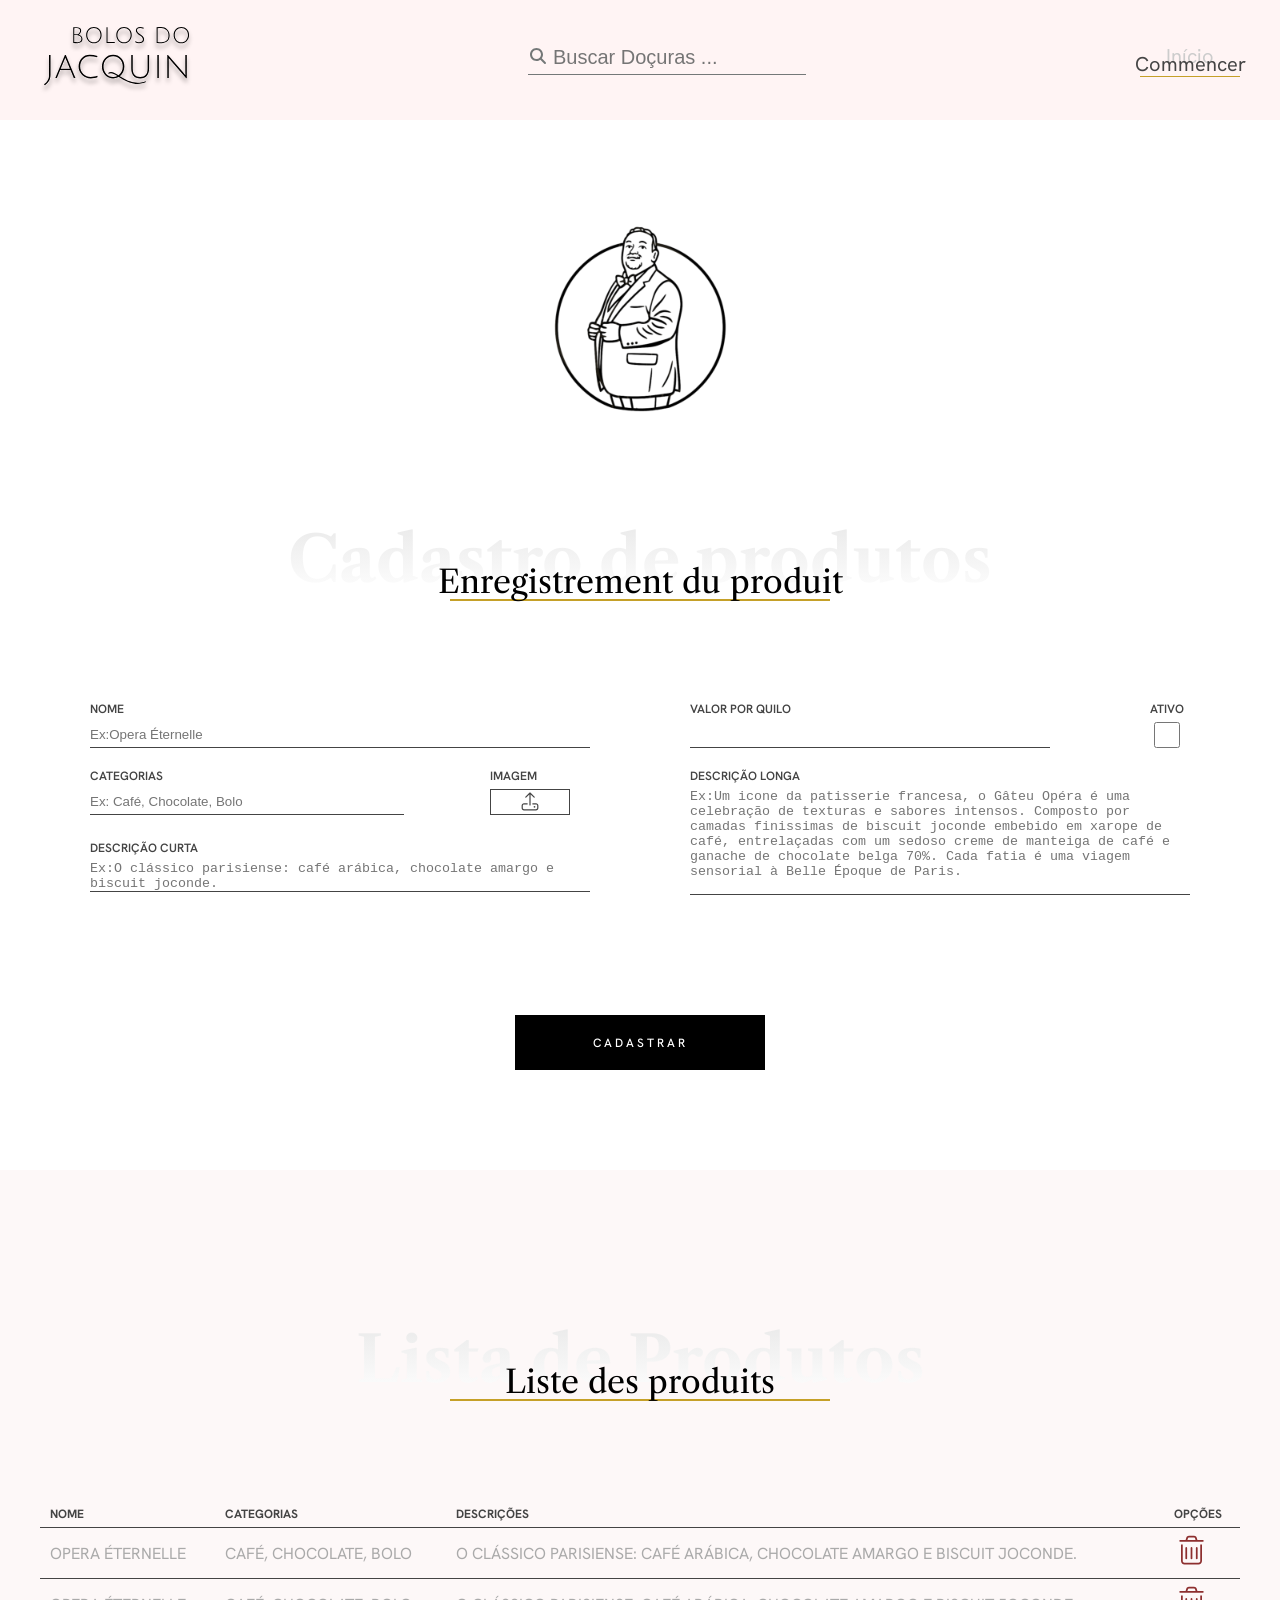
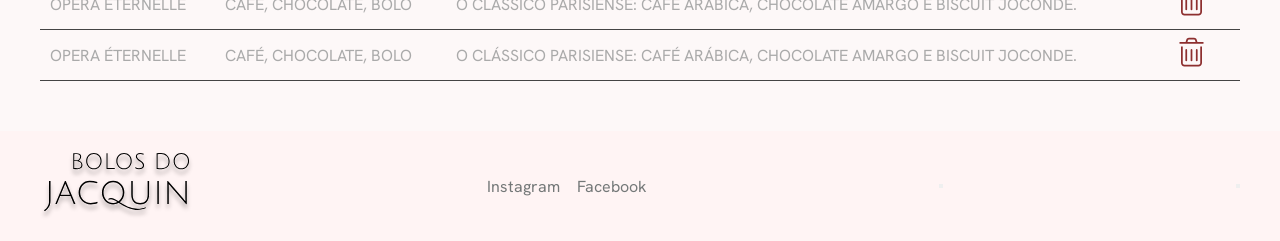
<file: admPRODUTOS/index.html>
<!DOCTYPE html>
<html lang="pt-br">

<head>
    <meta charset="UTF-8">
    <meta name="viewport" content="width=device-width, initial-scale=1.0">
    <title>Bolos do Jacquin - Adm</title>
    <link rel="stylesheet" href="style.css">
    <link rel="stylesheet" href="style.css">
    <link rel="preconnect" href="https://fonts.googleapis.com">
    <link rel="preconnect" href="https://fonts.gstatic.com" crossorigin>
    <link
        href="https://fonts.googleapis.com/css2?family=Hanken+Grotesk:ital,wght@0,100..900;1,100..900&family=Libre+Caslon+Text:ital,wght@0,400;0,700;1,400&display=swap"
        rel="stylesheet">
</head>

<body>
    <header>
        <div class="container header_container">
            <img src="../IMG/LOGO.svg" alt="Logo Bolos do Jacquin">
            <div class="box_busca">
                <svg xmlns="http://www.w3.org/2000/svg"
                    viewBox="0 0 640 640"><!--!Font Awesome Free 7.3.1 by @fontawesome - https://fontawesome.com License - https://fontawesome.com/license/free Copyright 2026 Fonticons, Inc.-->
                    <path
                        d="M480 272C480 317.9 465.1 360.3 440 394.7L566.6 521.4C579.1 533.9 579.1 554.2 566.6 566.7C554.1 579.2 533.8 579.2 521.3 566.7L394.7 440C360.3 465.1 317.9 480 272 480C157.1 480 64 386.9 64 272C64 157.1 157.1 64 272 64C386.9 64 480 157.1 480 272zM272 416C351.5 416 416 351.5 416 272C416 192.5 351.5 128 272 128C192.5 128 128 192.5 128 272C128 351.5 192.5 416 272 416z" />
                </svg>
                <input type="text" placeholder="Buscar Doçuras ...">
            </div>
            <a class="link_produtos" href="">
                Início
                <span>Commencer</span>
                <hr>
            </a>
            <button>
                <svg xmlns="http://www.w3.org/2000/svg"
                    viewBox="0 0 640 640"><!--! Font Awesome Pro 7.3.1 by @fontawesome - https://fontawesome.com License - https://fontawesome.com/license (Commercial License) Copyright 2026 Fonticons, Inc. -->
                    <path fill="currentColor"
                        d="M360 128L116.3 320L544 320C544 192 432 128 360 128zM64 336C64 326.2 68.5 316.9 76.2 310.9L340.2 102.9C345.8 98.5 352.8 96 360 96C404.3 96 457.6 115.2 499.9 151.8C543.1 189.2 576 245.7 576 320L576 480C576 515.3 547.3 544 512 544L128 544C92.7 544 64 515.3 64 480L64 336zM96 416L544 416L544 352L96 352L96 416zM96 448L96 480C96 497.7 110.3 512 128 512L512 512C529.7 512 544 497.7 544 480L544 448L96 448z" />
                </svg>
            </button>
        </div>

    </header>

    <main>
        <h1>Página administrativa - Bolos do Jacquin</h1>
        <section class="cad_produtos">
            <div class="container cad_container">
                <img class="icon_jacquin" src="../IMG/LOGO CADASTRO.png" alt="">
                <div class="box_h2">
                    <h2>Cadastro de produtos</h2>
                    <span>Enregistrement du produit</span>
                    <hr>
                </div>
                <form action="">
                    <div class="inputs_form">

                        <div class="form_coluna1">
                            <div class="linha_form lf_coluna">
                                <label for="">nome</label>
                                <input placeholder="Ex:Opera Éternelle" type="text" name="" id="">
                            </div>

                            <div class="linha_form lf_linha">
                                <div class="input_cat lf_coluna">
                                    <label for="">categorias</label>
                                    <input type="text" placeholder="Ex: Café, Chocolate, Bolo">
                                </div>

                                <div class="input_img lf_coluna">
                                    <span>imagem</span>
                                    <label for="img">
                                        <svg xmlns="http://www.w3.org/2000/svg"
                                            viewBox="0 0 640 640"><!--! Font Awesome Pro 7.3.1 by @fontawesome - https://fontawesome.com License - https://fontawesome.com/license (Commercial License) Copyright 2026 Fonticons, Inc. -->
                                            <path fill="currentColor"
                                                d="M336 118.6L336 400C336 408.8 328.8 416 320 416C311.2 416 304 408.8 304 400L304 118.6L219.3 203.3C213.1 209.5 202.9 209.5 196.7 203.3C190.5 197.1 190.5 186.9 196.7 180.7L308.7 68.7C314.9 62.5 325.1 62.5 331.3 68.7L443.3 180.7C449.5 186.9 449.5 197.1 443.3 203.3C437.1 209.5 426.9 209.5 420.7 203.3L336 118.6zM256 384L160 384C142.3 384 128 398.3 128 416L128 480C128 497.7 142.3 512 160 512L480 512C497.7 512 512 497.7 512 480L512 416C512 398.3 497.7 384 480 384L384 384L384 352L480 352C515.3 352 544 380.7 544 416L544 480C544 515.3 515.3 544 480 544L160 544C124.7 544 96 515.3 96 480L96 416C96 380.7 124.7 352 160 352L256 352L256 384zM416 448C416 434.7 426.7 424 440 424C453.3 424 464 434.7 464 448C464 461.3 453.3 472 440 472C426.7 472 416 461.3 416 448z" />
                                        </svg>
                                    </label>
                                    <input type="file" name="img" id="img">

                                </div>
                            </div>
                            <div class="linha_form lf_coluna">
                                <label for="">descrição curta</label>
                                <textarea
                                    placeholder="Ex:O clássico parisiense: café arábica, chocolate amargo e biscuit joconde."
                                    name="" id="" rows="2"></textarea>
                            </div>
                        </div>

                        <div class="form_coluna2">
                            <div class="linha_form lf_linha">
                                <div class="input_valor lf_coluna">
                                    <label for="">valor por quilo</label>
                                    <input type="text" name="" id="">
                                </div>

                                <div class="input_ativo lf_coluna">
                                    <label for="">ativo</label>
                                    <input type="checkbox" name="" id="">
                                </div>
                            </div>
                            <div class="linha_form lf_coluna">
                                <label for="">descrição longa</label>
                                <textarea name="" id="" rows="7"
                                    placeholder="Ex:Um icone da patisserie francesa, o Gâteu Opéra é uma celebração de texturas e sabores intensos. Composto por camadas finissimas de biscuit joconde embebido em xarope de café, entrelaçadas com um sedoso creme de manteiga de café e ganache de chocolate belga 70%. Cada fatia é uma viagem sensorial à Belle Époque de Paris. "></textarea>
                            </div>

                        </div>
                    </div class="botao">
                    <input type="button" value="cadastrar">
                </form>
            </div>
        </section>
        <section class="list_produto">
            <div class="container list_container">
                <div class="box_h2">
                    <h2>Lista de Produtos</h2>
                    <span>Liste des produits</span>
                    <hr>
                </div>
                <table>
                    <thead>
                        <tr>
                            <th>nome</th>
                            <th>categorias</th>
                            <th>descrições</th>
                            <th>opções</th>
                        </tr>
                    </thead>
                    <tbody>
                        <tr>
                            <td data-cell="nome">Opera Éternelle</td>
                            <td data-cell="categorias">Café, Chocolate, Bolo</td>
                            <td data-cell="descrição">O clássico parisiense: café arábica, chocolate amargo e biscuit joconde.</td>
                            <td data-cell="opções">
                                <svg xmlns="http://www.w3.org/2000/svg"
                                    viewBox="0 0 640 640"><!--! Font Awesome Pro 7.2.0 by @fontawesome - https://fontawesome.com License - https://fontawesome.com/license (Commercial License) Copyright 2026 Fonticons, Inc. -->
                                    <path fill="currentColor"
                                        d="M256.5 91.4C258.5 84.6 264.8 80 271.8 80L368.2 80C375.3 80 381.5 84.6 383.5 91.4L394.5 128L245.5 128L256.5 91.4zM212.1 128L112 128C103.2 128 96 135.2 96 144C96 152.8 103.2 160 112 160L528 160C536.8 160 544 152.8 544 144C544 135.2 536.8 128 528 128L427.9 128L414.2 82.2C408.1 61.9 389.4 48 368.2 48L271.8 48C250.6 48 231.9 61.9 225.8 82.2L212.1 128zM128 208L128 512C128 547.3 156.7 576 192 576L448 576C483.3 576 512 547.3 512 512L512 208L480 208L480 512C480 529.7 465.7 544 448 544L192 544C174.3 544 160 529.7 160 512L160 208L128 208zM240 272C240 263.2 232.8 256 224 256C215.2 256 208 263.2 208 272L208 464C208 472.8 215.2 480 224 480C232.8 480 240 472.8 240 464L240 272zM336 272C336 263.2 328.8 256 320 256C311.2 256 304 263.2 304 272L304 464C304 472.8 311.2 480 320 480C328.8 480 336 472.8 336 464L336 272zM432 272C432 263.2 424.8 256 416 256C407.2 256 400 263.2 400 272L400 464C400 472.8 407.2 480 416 480C424.8 480 432 472.8 432 464L432 272z" />
                                </svg>
                            </td>
                        </tr>
                        <tr>
                            <td data-cell="nome">Opera Éternelle</td>
                            <td data-cell="categorias">Café, Chocolate, Bolo</td>
                            <td data-cell="descrição">O clássico parisiense: café arábica, chocolate amargo e biscuit joconde.</td>
                            <td data-cell="opções">
                                <svg xmlns="http://www.w3.org/2000/svg"
                                    viewBox="0 0 640 640"><!--! Font Awesome Pro 7.2.0 by @fontawesome - https://fontawesome.com License - https://fontawesome.com/license (Commercial License) Copyright 2026 Fonticons, Inc. -->
                                    <path fill="currentColor"
                                        d="M256.5 91.4C258.5 84.6 264.8 80 271.8 80L368.2 80C375.3 80 381.5 84.6 383.5 91.4L394.5 128L245.5 128L256.5 91.4zM212.1 128L112 128C103.2 128 96 135.2 96 144C96 152.8 103.2 160 112 160L528 160C536.8 160 544 152.8 544 144C544 135.2 536.8 128 528 128L427.9 128L414.2 82.2C408.1 61.9 389.4 48 368.2 48L271.8 48C250.6 48 231.9 61.9 225.8 82.2L212.1 128zM128 208L128 512C128 547.3 156.7 576 192 576L448 576C483.3 576 512 547.3 512 512L512 208L480 208L480 512C480 529.7 465.7 544 448 544L192 544C174.3 544 160 529.7 160 512L160 208L128 208zM240 272C240 263.2 232.8 256 224 256C215.2 256 208 263.2 208 272L208 464C208 472.8 215.2 480 224 480C232.8 480 240 472.8 240 464L240 272zM336 272C336 263.2 328.8 256 320 256C311.2 256 304 263.2 304 272L304 464C304 472.8 311.2 480 320 480C328.8 480 336 472.8 336 464L336 272zM432 272C432 263.2 424.8 256 416 256C407.2 256 400 263.2 400 272L400 464C400 472.8 407.2 480 416 480C424.8 480 432 472.8 432 464L432 272z" />
                                </svg>
                            </td>
                        </tr>
                        <tr>
                            <td data-cell="nome">Opera Éternelle</td>
                            <td data-cell="categorias">Café, Chocolate, Bolo</td>
                            <td data-cell="descrição">O clássico parisiense: café arábica, chocolate amargo e biscuit joconde.</td>
                            <td data-cell="opções">
                                <svg xmlns="http://www.w3.org/2000/svg"
                                    viewBox="0 0 640 640"><!--! Font Awesome Pro 7.2.0 by @fontawesome - https://fontawesome.com License - https://fontawesome.com/license (Commercial License) Copyright 2026 Fonticons, Inc. -->
                                    <path fill="currentColor"
                                        d="M256.5 91.4C258.5 84.6 264.8 80 271.8 80L368.2 80C375.3 80 381.5 84.6 383.5 91.4L394.5 128L245.5 128L256.5 91.4zM212.1 128L112 128C103.2 128 96 135.2 96 144C96 152.8 103.2 160 112 160L528 160C536.8 160 544 152.8 544 144C544 135.2 536.8 128 528 128L427.9 128L414.2 82.2C408.1 61.9 389.4 48 368.2 48L271.8 48C250.6 48 231.9 61.9 225.8 82.2L212.1 128zM128 208L128 512C128 547.3 156.7 576 192 576L448 576C483.3 576 512 547.3 512 512L512 208L480 208L480 512C480 529.7 465.7 544 448 544L192 544C174.3 544 160 529.7 160 512L160 208L128 208zM240 272C240 263.2 232.8 256 224 256C215.2 256 208 263.2 208 272L208 464C208 472.8 215.2 480 224 480C232.8 480 240 472.8 240 464L240 272zM336 272C336 263.2 328.8 256 320 256C311.2 256 304 263.2 304 272L304 464C304 472.8 311.2 480 320 480C328.8 480 336 472.8 336 464L336 272zM432 272C432 263.2 424.8 256 416 256C407.2 256 400 263.2 400 272L400 464C400 472.8 407.2 480 416 480C424.8 480 432 472.8 432 464L432 272z" />
                                </svg>
                            </td>
                        </tr>
                        
                    </tbody>
                </table>
            </div>

        </section>
    </main>
    <footer>
        
        <div class="container footer_container">

            <img src="../IMG/LOGO.svg" alt="Logo bolos do jacquin">
            <span>©2026 Bolos do Jacquin. A Execelência do patisseri francesa.</span>
            <nav class="nav_footer">
                <a href="">Instagram</a>
                <a href="">Facebook</a>
            </nav>
                <button>

                   
                    <svg xmlns="http://www.w3.org/2000/svg" viewBox="0 0 640 640"><!--!Font Awesome Free 7.3.1 by @fontawesome - https://fontawesome.com License - https://fontawesome.com/license/free Copyright 2026 Fonticons, Inc.--><path d="M320.3 205C256.8 204.8 205.2 256.2 205 319.7C204.8 383.2 256.2 434.8 319.7 435C383.2 435.2 434.8 383.8 435 320.3C435.2 256.8 383.8 205.2 320.3 205zM319.7 245.4C360.9 245.2 394.4 278.5 394.6 319.7C394.8 360.9 361.5 394.4 320.3 394.6C279.1 394.8 245.6 361.5 245.4 320.3C245.2 279.1 278.5 245.6 319.7 245.4zM413.1 200.3C413.1 185.5 425.1 173.5 439.9 173.5C454.7 173.5 466.7 185.5 466.7 200.3C466.7 215.1 454.7 227.1 439.9 227.1C425.1 227.1 413.1 215.1 413.1 200.3zM542.8 227.5C541.1 191.6 532.9 159.8 506.6 133.6C480.4 107.4 448.6 99.2 412.7 97.4C375.7 95.3 264.8 95.3 227.8 97.4C192 99.1 160.2 107.3 133.9 133.5C107.6 159.7 99.5 191.5 97.7 227.4C95.6 264.4 95.6 375.3 97.7 412.3C99.4 448.2 107.6 480 133.9 506.2C160.2 532.4 191.9 540.6 227.8 542.4C264.8 544.5 375.7 544.5 412.7 542.4C448.6 540.7 480.4 532.5 506.6 506.2C532.8 480 541 448.2 542.8 412.3C544.9 375.3 544.9 264.5 542.8 227.5zM495 452C487.2 471.6 472.1 486.7 452.4 494.6C422.9 506.3 352.9 503.6 320.3 503.6C287.7 503.6 217.6 506.2 188.2 494.6C168.6 486.8 153.5 471.7 145.6 452C133.9 422.5 136.6 352.5 136.6 319.9C136.6 287.3 134 217.2 145.6 187.8C153.4 168.2 168.5 153.1 188.2 145.2C217.7 133.5 287.7 136.2 320.3 136.2C352.9 136.2 423 133.6 452.4 145.2C472 153 487.1 168.1 495 187.8C506.7 217.3 504 287.3 504 319.9C504 352.5 506.7 422.6 495 452z"/></svg>
                </button>
                <button>
                    <svg xmlns="http://www.w3.org/2000/svg" viewBox="0 0 640 640"><!--!Font Awesome Free 7.3.1 by @fontawesome - https://fontawesome.com License - https://fontawesome.com/license/free Copyright 2026 Fonticons, Inc.--><path d="M576 320C576 178.6 461.4 64 320 64C178.6 64 64 178.6 64 320C64 440 146.7 540.8 258.2 568.5L258.2 398.2L205.4 398.2L205.4 320L258.2 320L258.2 286.3C258.2 199.2 297.6 158.8 383.2 158.8C399.4 158.8 427.4 162 438.9 165.2L438.9 236C432.9 235.4 422.4 235 409.3 235C367.3 235 351.1 250.9 351.1 292.2L351.1 320L434.7 320L420.3 398.2L351 398.2L351 574.1C477.8 558.8 576 450.9 576 320z"/></svg>
                </button>
         
            
        </div>

    </footer>
</body>

</html>
</file>
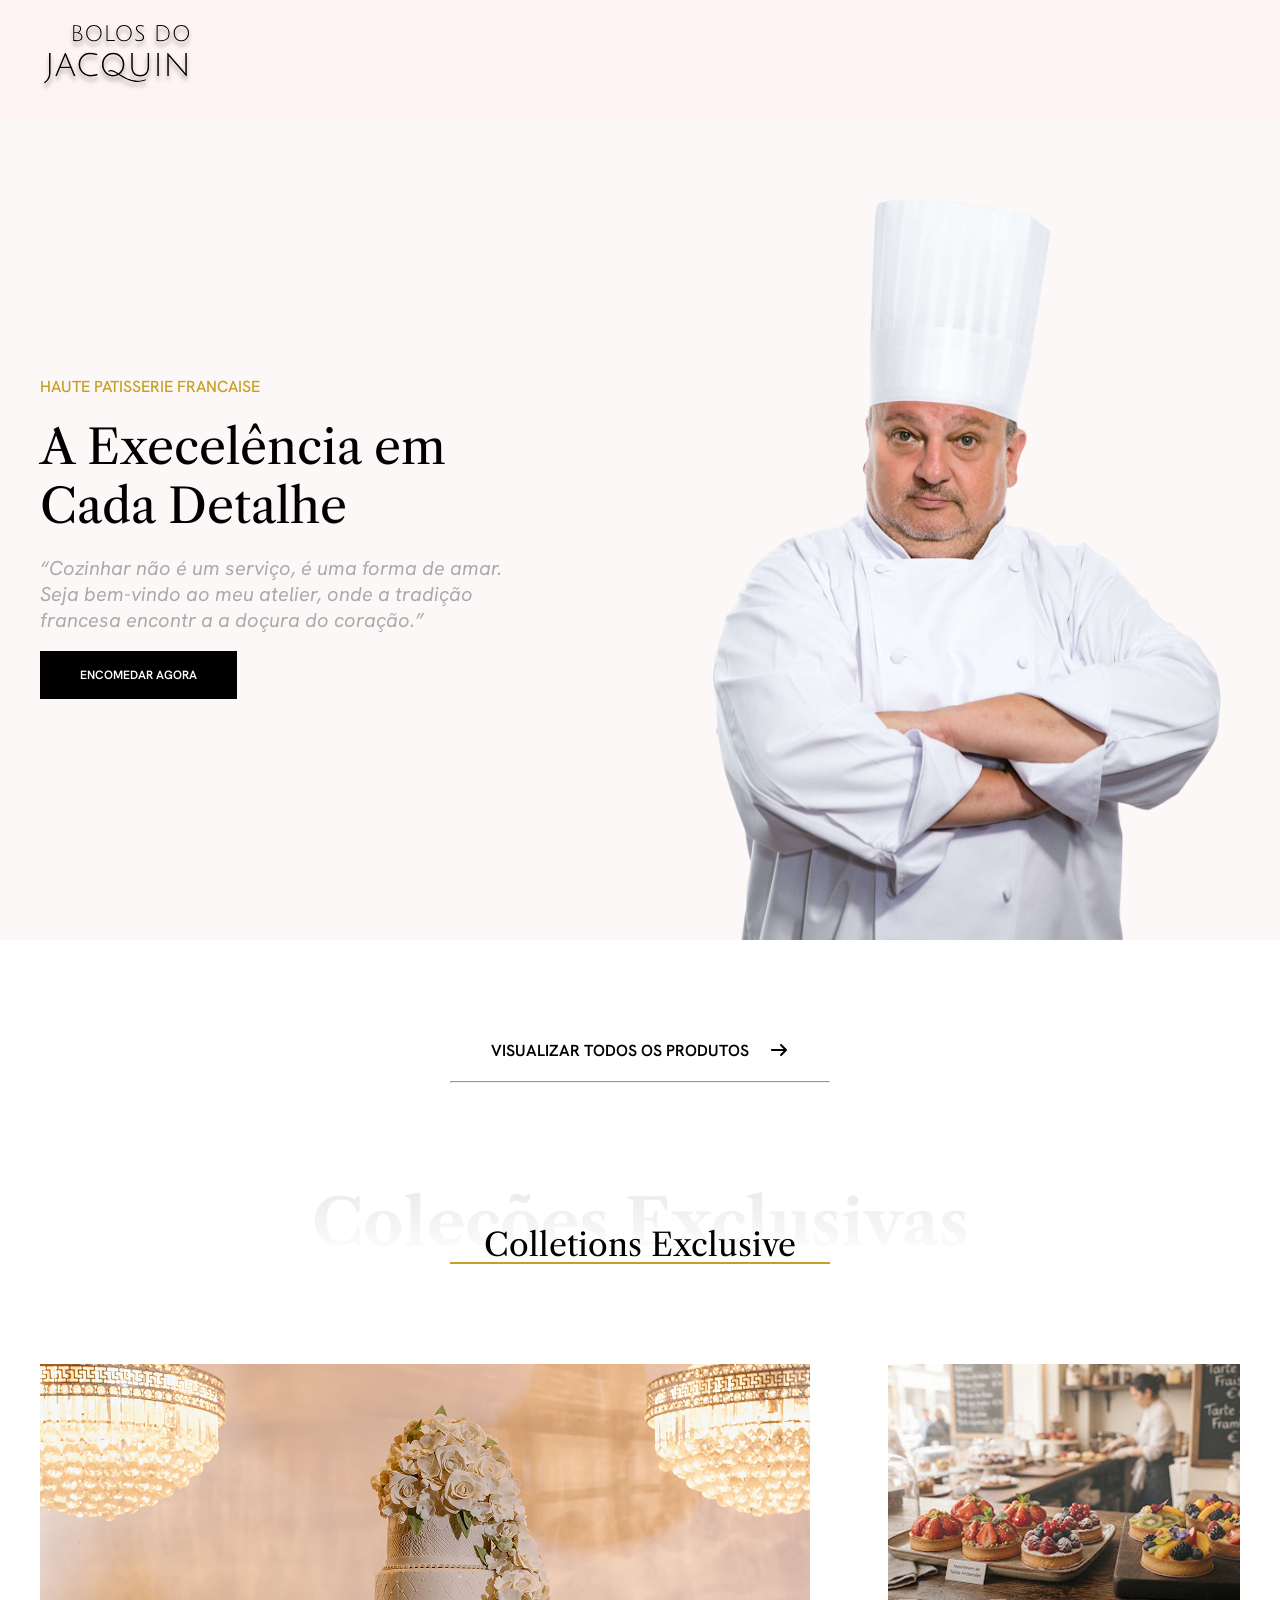
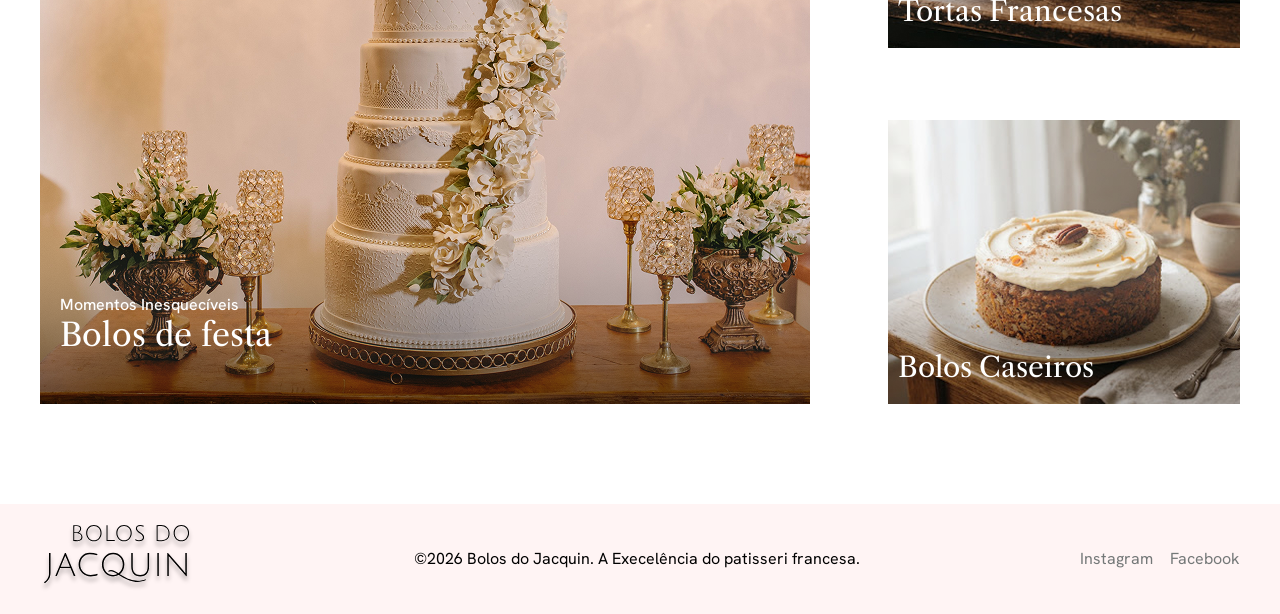
<file: HOME/index.html>
<!DOCTYPE html>
<html lang="pt-br">

<head>
    <meta charset="UTF-8">
    <meta name="viewport" content="width=device-width, initial-scale=1.0">
    <title>Bolos Jacquin - Home</title>
    <link rel="stylesheet" href="style.css">
    <link rel="preconnect" href="https://fonts.googleapis.com">
    <link rel="preconnect" href="https://fonts.gstatic.com" crossorigin>
    <link
        href="https://fonts.googleapis.com/css2?family=Hanken+Grotesk:ital,wght@0,100..900;1,100..900&family=Libre+Caslon+Text:ital,wght@0,400;0,700;1,400&display=swap"
        rel="stylesheet">
</head>


<body>
    <header class="home_cabecario">
        <div class="home_container">
            <img src="../IMG/LOGO.svg" alt="logo bolo do Jacquin">
        </div>
    </header>
    <main>
        <h1>Página inicial bolos do Jacquin</h1>
        <section class="home_banner">
            <div class="home_container banner_container">
                <div class="box_texto_banner">
                    <span class="linha1">haute patisserie francaise</span><br>
                    <span class="linha2">A Execelência em Cada Detalhe</span>
                    <p class="linha3">“Cozinhar não é um serviço, é uma forma de amar.
                        Seja bem-vindo ao meu atelier, onde a tradição
                        francesa encontr a a doçura do coração.”</p>
                    <a href="" class="linha4">encomedar agora</a>
                </div>
                <img src="../IMG/0 1.svg" alt="foto do jacquin com avental">

            </div>
        </section>

        <section class="home_container home_produtos">
            <div class="link_produtos">
                <DIV>
                    <a href="">visualizar todos os produtos</a>
                    <svg xmlns="http://www.w3.org/2000/svg"
                        viewBox="0 0 640 640"><!--!Font Awesome Free 7.3.1 by @fontawesome - https://fontawesome.com License - https://fontawesome.com/license/free Copyright 2026 Fonticons, Inc.-->
                        <path
                            d="M566.6 342.6C579.1 330.1 579.1 309.8 566.6 297.3L406.6 137.3C394.1 124.8 373.8 124.8 361.3 137.3C348.8 149.8 348.8 170.1 361.3 182.6L466.7 288L96 288C78.3 288 64 302.3 64 320C64 337.7 78.3 352 96 352L466.7 352L361.3 457.4C348.8 469.9 348.8 490.2 361.3 502.7C373.8 515.2 394.1 515.2 406.6 502.7L566.6 342.7z" />
                    </svg>

                </DIV>
                <hr>
            </div>

            <div class="home_subtitulo">
                <h2>Coleções Exclusivas</h2>
                <span>Colletions Exclusive</span>
                <hr>


            </div>

            <div class="container_categorias">

                <a href="">
                <div class="mg_categoria1">
                        <span>
                            Momentos Inesquecíveis
                        </span>
                        <h3>
                            Bolos de festa
                        </h3>


                    </div>
                </a>
                 
                        <div class="col_categorias">
                            <a href="">
                                <div class="img_categoria2">
                                    <h3>Tortas Francesas</h3>
                                </div>
                            </a>

                            <a href="">
                                <div class="img_categoria3">
                                    <h3>Bolos Caseiros</h3>
                                </div>
                            </a>


                        </div>
                </div>
        </section>


    </main>
    <footer>
        <div class="home_container footer_container">

            <img src="../IMG/LOGO.svg" alt="Logo bolos do jacquin">
            <span>©2026 Bolos do Jacquin. A Execelência do patisseri francesa.</span>
            <nav class="nav_footer">
                <a href="">Instagram</a>
                <a href="">Facebook</a>
            </nav>
        </div>
    </footer>
</body>

</html>
</file>
<file: admPRODUTOS/style.css>
*{
    margin: 0;
    padding: 0;
    box-sizing: border-box;

}
:root{
    --corPrincipal:#fff4f4;
    --fontHaken: "Hanken Grotesk", sans-serif;
    --corDourado:#c5a028;
    --corsecundari: #fdf8f8;
}

.container{
    width: 95%;
    max-width: 1200px;
    margin: 0 auto;
    /* background-color: aqua; */

}
h1{
    position: absolute;
    width: 1px;
    height: 1px;
    margin: -1px;
    overflow: hidden;
}

.header_container{
    display: flex;
    justify-content: space-between;
    align-items: center;
    height: 120px;
}

header{
    background-color: var(--corPrincipal);
    font-family: var(--fontHaken);
}
.box_busca svg{
    width: 20px;
    position: absolute;
    fill: #747878;

}
.box_busca{
    position: relative;
}
.box_busca input{
padding-left: 25px;
background-color: transparent;
border: none;
border-bottom: solid 1px #747878;
padding-bottom: 5px;
font-size: 20px;
}
    .box_busca input:focus{
        outline: none;
    }

.link_produtos{
    color: #cccccc;
    text-decoration:none ;
    font-size: 20px;
    position: relative;
    text-align: center;

}



.link_produtos span{
    color: #444444;
    position: absolute;
    left: -5px;
    top: 8px;
}
.link_produtos hr{
    margin-top: 7px;
    width: 100px;
    background-color:var(--corDourado);
    border: none;
    height: 1px;
}
 /* -------------------BOTÃO MENU------------------ */
 .header_container button{
    background-color: transparent;
    border: none;
    display: none;
 }
 
 .header_container button svg{
    width: 50px;

 }

 /* -------------------------------SECAO CADASTRO DE PRODUTOS----------------------*/
 .cad_container{
    display: flex ;
    flex-direction: column;
    align-items: center;
    padding: 100px 0;
 }
 
 .icon_jacquin{
    width: 200px;
 }

 .box_h2{
    font-family: "Libre Caslon Text", serif;
    /* background-color: darkblue; */
    display: flex;
    flex-direction: column;
    align-items: center;
    position: relative;
    margin-top: 100px;
    margin-bottom: 100px;

}

.box_h2 h2{
    font-weight: 700;
    font-size: 64px;
    background-image: linear-gradient(0deg, #ffffff, #e9e9e9);
    background-clip: text;
    -webkit-background-clip: text;
    color: transparent;
    -webkit-text-fill-color: transparent;
}
.box_h2 span{
    font-size: 32px;
    position: absolute;
    bottom: -10px;
    margin-bottom: 10px;
}

.box_h2 hr{
    max-width: 380px;
    width: 100%;
    background-color: #C5A028;
    border: none;
    height: 2px;
}
 /* ---------------------FORMULARIO---------------------------- */
 FORM{
    /* background-color: cadetblue; */
    width: 100%;
 }

 .inputs_form{
    display: flex;
    justify-content: space-around;
    width: 100%;
    max-width: 1200px;
 }
 .lf_coluna{
    display: flex;
    flex-direction: column;
 }
 .lf_linha{
    display: flex;
 }
 
 .input_img svg{
    width: 24px;
 }

 .form_coluna1,
 .form_coluna2{
    max-width: 500px;
  width: 45%;

 }

 .input_img span,
 form label{
    font-family: var(--fontHaken);
    text-transform: uppercase;
    color: #444444;
    font-size: 12px;
    font-weight: 600;
    margin-bottom: 5px;
 }

 .inputs_form input[type=text],
 .inputs_form textarea{
    background-color: transparent;
    border: none;
    border-bottom: solid 1px #444444;
    resize: none;
    /* max-width: 380px;
    width: 100%; */
 }
 
.inputs_form input[type=text]:focus,
 .inputs_form textarea:focus{
    outline: none;
 }

 .linha_form{
    margin-bottom: 20px;
 }

 .inputs_form input[type=file]{
    display: none;
 }

 .input_img label{
    /* background-color: bisque; */
    display: flex;
    align-items: center;
    justify-content: center;
    width: 80px;
    border: solid 1px #444444;
 }

 .input_img label:hover{
    cursor: pointer;
 }

form input[type=checkbox],
form input[type=text]{
    height: 26px;
 }

 .input_cat{
   width: 80%;
 }

 .input_cat input{
    /* width: 314px; */
    margin-right: 20px;
    max-width: 314px;
 }
 .input_valor{
   width: 92%;
 }

 .input_valor input{
    margin-right: 20px;
    max-width: 360px;
 }

 form input[type=button]{
    margin: 100px auto 0;
    display: block;
    background-color: #000000;
    /* padding: 16px 40px; */
    width: 250px;
    height: 55px;
    text-decoration: none;
    text-transform: uppercase;
    color: #ffffff;
    font-family: var(--fontHaken);
    font-size: 12px;
    font-weight: 500;
    border: none;
    letter-spacing: 3px;
    cursor: pointer;
 }


 /* ------------------------LISTA DE GRUPOS---------------------- */
 .list_produto{
    background-color: var(--corsecundari);
    padding-top: 50px;
    padding-bottom: 50px;
 }
 table{
    /* background-color: rgb(108, 93, 68); */
    width: 100%;
    font-family: var(--fontHaken);
    text-transform: uppercase;
    border-collapse: collapse;
 }

 table svg{
    width: 35px;
    color: #8d2f2f;
 }

 thead{
    font-size: 12px;
    font-weight: 600;
    color: #444444;
    text-align: left;
 }


 tbody{
    color: #aaaaaa;
 }
 
 th, td{
   border-bottom: solid 1px #444444;
   padding: 5px 10px;
 }
 /* -----------------FOOTER-------------------- */

footer{
    background-color: #FFF4F4;
    height: 110px;
    display: flex;
    align-items: center;

}

.footer_container{
    display: flex;
    justify-content: space-between;
    align-items: center;
}
.nav_footer{
    display: flex;
    justify-content: space-between;
    width: 160px;
}
.footer_container span,
.nav_footer a{
      font-family: "Hanken Grotesk", sans-serif;  

}
.nav_footer a{
    text-decoration: none;
    color: #747878;
}


/* ----------------BOTAO REDES----------------- */
footer svg{
  background-color: transparent;
  border: none;
  display: none;
}

.footer_container span{
   display: none;
}











/* -------------------------MEDIAS---------------------- */
@media screen and (max-width: 768px){
    .header_container button{
        display: block;
    }

    .link_produtos,
    .box_busca{
        display: none;
    }

    .box_h2 h2{
        font-size: 32px;
    
    }
    .box_h2 span{
        font-size: 20px;
        bottom: -18px;
        margin-bottom: 20px;
    
    }
    .box_h2 hr{
        margin-top: 10px;
        width: 70%;
    }
    /* --------------------------FORMULARIO------------------------- */

    .inputs_form{
       flex-direction: column;
       align-items: center;
    }
    .form_coluna1,
    .form_coluna2{
        max-width: 500px;
        width: 80%;
    }
    /* ----------------TABELA---------------- */

      thead{
         display: none;
      }

      tbody tr{
         display: flex;
         flex-direction: column;
         border: solid 1px #444444;
         border-radius: 10px;
         background-color: #ffffff;
         box-shadow: #0000003e 5px 5px 5px;
         max-width: 500px;
         margin: 0 auto 50px;

      }
      
      tbody td{
         border: none;
      }

      tbody td::before{
         content: attr(data-cell) ": ";
         font-size: 12px;
         color: #444444;
      }

/* botao */
footer button{
   display: block;

}
 .footer_container img{
   width: 110px;
 }
      
   }
</file>
<file: HOME/style.css>
*{
    margin: 0;
    padding: 0;
    box-sizing: border-box
    
}



/* --------------CABECARIO---------------- */
.home_cabecario{
    background-color: #FFF4F4;
    height: 120px;
    display: flex;
    justify-content: center;
    align-items: center;
}


.home_container{
    max-width: 1200px;
    width: 95%;
    /* background-color: aqua; */
 
    margin: 0 auto;
}

h1{
    position: absolute;
    width: 1px;
    height: 1px;
    margin: -1px;
    overflow: hidden;
}



/* --------------BANNER------------- */
.home_banner{
    background-color: #FDF8F8;
}

.box_texto_banner{
    /* background-color: aquamarine; */
      font-family: "Hanken Grotesk", sans-serif;
      max-width: 500px;

}

.banner_container{
    display: flex;
    align-items: center;
    justify-content: space-between;
}

.banner_container img{
    width: 547px;
}

.linha1{
    color: #C5A028;
    font-size: 16px;
    font-weight: 500;
    text-transform: uppercase;
    margin-bottom: 20px;
    display: inline-block;
}

.linha2{
      font-family: "Libre Caslon Text", serif;
      font-size: 48px;
      margin-bottom: 20px;
    display: inline-block;


}

.linha3{
    font-size: 20px;
    font-style: italic;
    color: #aaaaaa;
    margin-bottom: 30px;
    display: inline-block;
}

.linha4{
    font-weight: 600;
    font-size: 12px;
    text-transform: uppercase;
    color: #ffffff;
    text-decoration: none;

    background-color: #000000;
    padding: 16px 40px;
    
    
}
/* -------------------PRODUTOS---------------- */
.home_produtos{
    padding:100px 0 ;
}



.link_produtos a{
     font-family: "Hanken Grotesk", sans-serif;
     font-weight: 600;
     font-size: 16px;
     text-transform: uppercase;
     text-decoration: none;
     color: #000000;

}.link_produtos svg{
    width: 20px;

}
.link_produtos DIV{
    display: flex;
    align-items:center ;
    justify-content: center;
    gap: 20px;
    margin-bottom: 20px;

}
.link_produtos hr{
    max-width: 380px;
    width: 100%;
    margin: 0 auto;

}
.home_subtitulo{
    font-family: "Libre Caslon Text", serif;
    /* background-color: darkblue; */
    display: flex;
    flex-direction: column;
    align-items: center;
    position: relative;
    margin-top: 100px;
    margin-bottom: 100px;

}

.home_subtitulo h2{
    font-weight: 700;
    font-size: 64px;
    background-image: linear-gradient(0deg, #ffffff, #e9e9e9);
    background-clip: text;
    -webkit-background-clip: text;
    color: transparent;
    -webkit-text-fill-color: transparent;
}
.home_subtitulo span{
    font-size: 32px;
    position: absolute;
    bottom: -10px;
    margin-bottom: 10px;
}
.home_subtitulo hr{
    max-width: 380px;
    width: 100%;
    background-color: #C5A028;
    border: none;
    height: 2px;
}

.mg_categoria1{
    background-image: url(../IMG/pexels-jonathanborba-26774588\ 1\ \(1\).png);
    /* width: 70%; */
    width: 770px;
    height: 640px;
    display: flex;
    flex-direction: column;
    justify-content:flex-end;
    padding: 50px 20px;
}
.mg_categoria1 span{
  font-family: "Hanken Grotesk", sans-serif;  
  font-weight: 500; 
}
.container_categorias{
    display: flex;
    justify-content: space-between;
    width: 100%;

}
.container_categorias a{
    color: #ffffff;
    text-decoration: none;
}

.home_produtos h3{
    font-family: "Libre Caslon Text", serif;
    font-weight: 400;
}
.mg_categoria1 h3{
    font-size: 32px;
}

.col_categorias{
    display: flex;
    flex-direction: column;
    justify-content: space-between ;
}
.img_categoria2{
    background-image: url(../IMG/Image\ \(1\)\ \(1\).png);
    
}

.img_categoria3{
    background-image: url(../IMG/Image\ \(2\)\ \(1\).png);
    
}
.img_categoria2,
.img_categoria3{
    /* width: 25%; */
    width: 352px;
    height:284px ;
    display: flex;
    align-items: flex-end;
    padding: 20px 10px;
    font-size: 24px;
}
/* -----------------FOOTER-------------------- */

footer{
    background-color: #FFF4F4;
    height: 110px;
    display: flex;
    align-items: center;

}

.footer_container{
    display: flex;
    justify-content: space-between;
    align-items: center;
}
.nav_footer{
    display: flex;
    justify-content: space-between;
    width: 160px;
}
.footer_container span,
.nav_footer a{
      font-family: "Hanken Grotesk", sans-serif;  

}
.nav_footer a{
    text-decoration: none;
    color: #747878;
}
</file>
